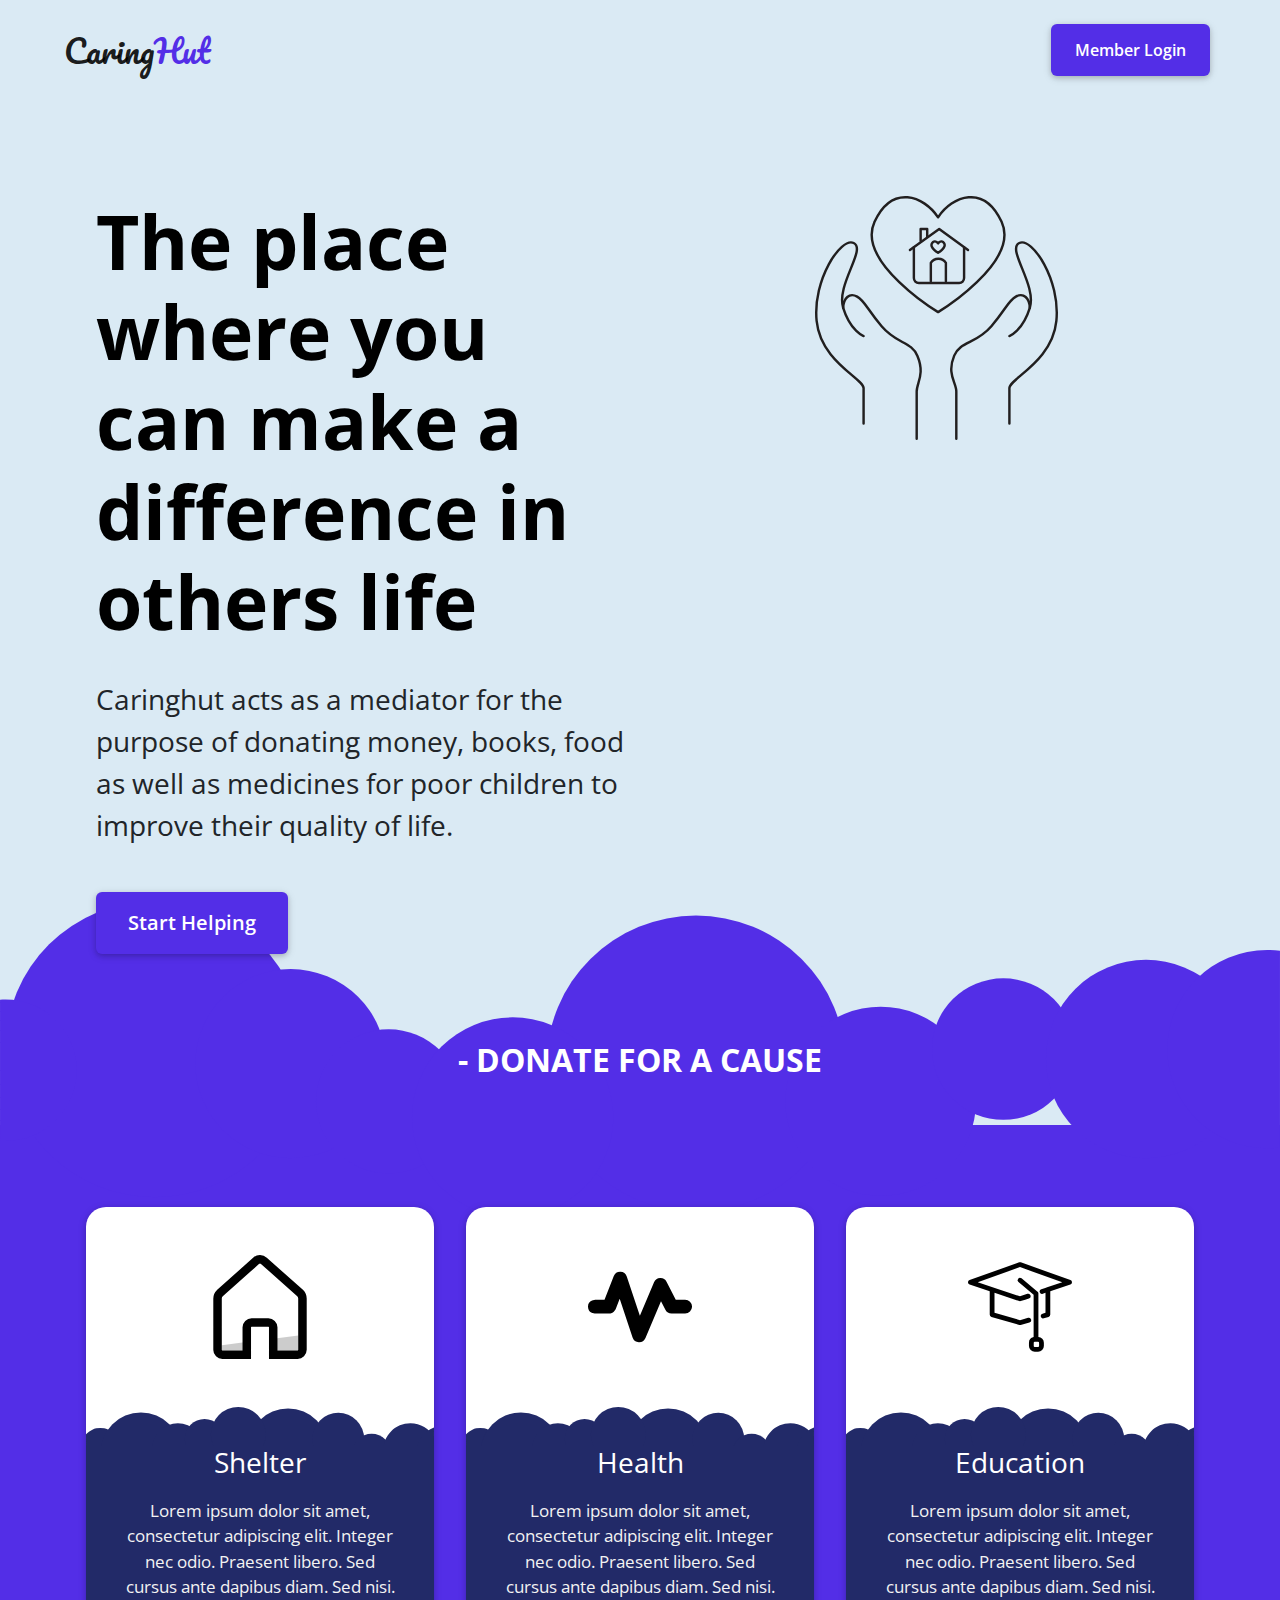
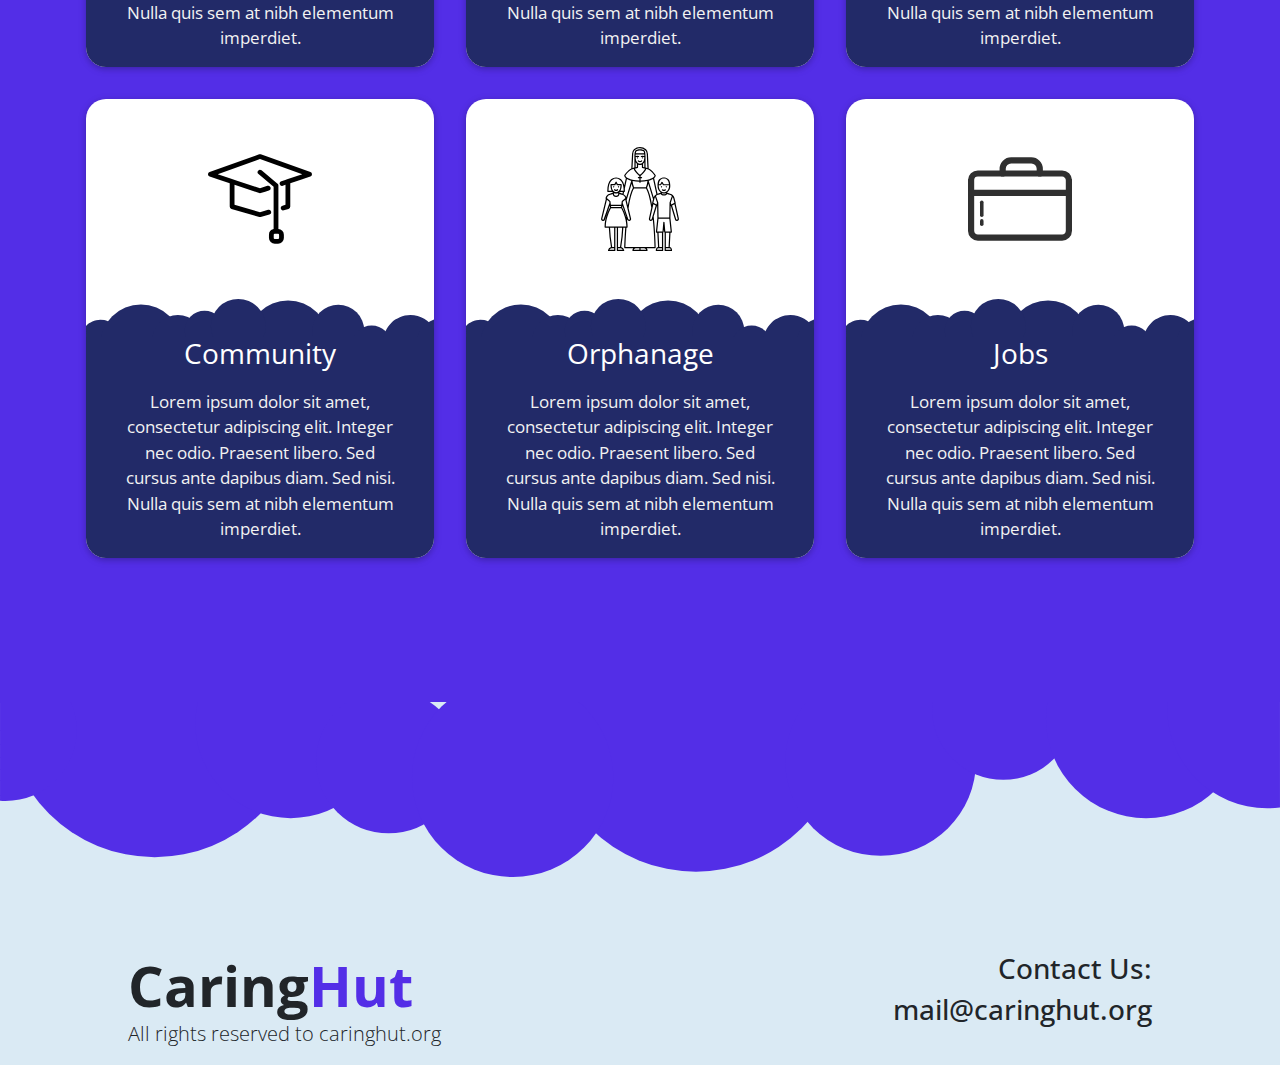
<file: demo/caringhut.html>
<!DOCTYPE html>
<html lang="en">
<head>
    <meta charset="utf-8">
    <meta name="viewport" content="width=device-width, initial-scale=1, shrink-to-fit=no">
    <meta http-equiv="x-ua-compatible" content="ie=edge">
    <title>Caring Hut | Home</title>
    <!-- Font Awesome -->
    <link rel="stylesheet" href="../font-awesome/4-7-0/css/font-awesome.min.css">
    <!-- Bootstrap core CSS -->
    <link href="../demo/caringhut/css/bootstrap.min.css" rel="stylesheet">
    <!-- Material Design Bootstrap -->
    <link href="../demo/caringhut/css/mdb.min.css" rel="stylesheet">
    <!-- Your custom styles (optional) -->
    <link href="../demo/caringhut/css/style.css" rel="stylesheet">
</head>
<body>
    <section id="main">
        <nav class="navbar navbar-expand-lg navbar-light z-depth-0 px-5 mx-3 py-3">
            <a class="navbar-brand" href="#">Caring<span class="navbar-brand primary-text">Hut</span></a>
            <button class="navbar-toggler" type="button" data-toggle="collapse" data-target="#basicExampleNav" aria-controls="basicExampleNav"
                aria-expanded="false" aria-label="Toggle navigation">
                <span class="navbar-toggler-icon"></span>
            </button>
            <ul class="navbar-nav ml-auto">
                <li class="nav-item active">
                    <a class="nav-link btn btn-primary primary-bg" href="#">Member Login</a>
                </li>
            </ul>
        </nav>
        <div class="wrapper p-5 m-5">
            <div class="row">   
                <div class="col-xs-12 col-sm-12 col-md-6">
                    <h1 class="display-3 font-weight-bold black-text">The place where you can make a difference in others life</h1>
                    <p class="main-para lead">Caringhut acts as a mediator for the purpose of donating money, books, food as well as medicines for poor children to improve their quality of life.</p>
                        <br>
                    <a class="btn btn-primary primary-bg btn-lg" href="#">Start Helping</a>
                </div>
                <div class="col-xs-12 col-sm-12 col-md-5 px-5 col-offset-md-1">
                    <img class="img-fluid px-5 mx-5" src="../demo/caringhut/img/svg/group_1.svg">
                </div>
            </div>
        </div>
    </section>
    <section id="clouds" class="pt-5 mb-5">
        <img class="cloud-img" src="../demo/caringhut/img/svg/group_3.svg">
        <div class="cloud-container">
            <h2 class="text-center text-white font-weight-bold mt-5 pt-5">- DONATE FOR A CAUSE</h2>
            <div class="container mt-5 py-5">
                <div class="row mb-5 pb-5">
                    <div class="col-xs-12 col-sm-6 col-md-4 p-0 py-0 px-3">
                        <div class="card">
                            <img class="img-fluid2 p-5" src="../demo/caringhut/img/house.svg">
                            <img class="img-fluid" src="../demo/caringhut/img/svg/group_2.svg">
                            <div class="inner-cloud text-center text-white">
                                <h3>Shelter</h3>
                                <p>Lorem ipsum dolor sit amet, consectetur adipiscing elit. Integer nec odio. Praesent libero. Sed cursus ante dapibus diam. Sed nisi. Nulla quis sem at nibh elementum imperdiet. </p>
                            </div>
                        </div>
                    </div>
                    <div class="col-xs-12 col-sm-6 col-md-4 py-0 px-3">
                        <div class="card">
                            <img class="img-fluid2 p-5" src="../demo/caringhut/img/pulse.svg">
                            <img class="img-fluid" src="../demo/caringhut/img/svg/group_2.svg">
                            <div class="inner-cloud text-center text-white">
                                <h3>Health</h3>
                                <p>Lorem ipsum dolor sit amet, consectetur adipiscing elit. Integer nec odio. Praesent libero. Sed cursus ante dapibus diam. Sed nisi. Nulla quis sem at nibh elementum imperdiet. </p>
                            </div>
                        </div>
                    </div>
                    <div class="col-xs-12 col-sm-6 col-md-4 py-0 px-3">
                        <div class="card">
                            <img class="img-fluid2 p-5" src="../demo/caringhut/img/education.svg">
                            <img class="img-fluid" src="../demo/caringhut/img/svg/group_2.svg">
                            <div class="inner-cloud text-center text-white">
                                <h3>Education</h3>
                                <p>Lorem ipsum dolor sit amet, consectetur adipiscing elit. Integer nec odio. Praesent libero. Sed cursus ante dapibus diam. Sed nisi. Nulla quis sem at nibh elementum imperdiet. </p>
                            </div>
                        </div>
                    </div>   
                    <div class="col-xs-12 col-sm-6 col-md-4 py-0 px-3">
                        <div class="card">
                            <img class="img-fluid2 p-5" src="../demo/caringhut/img/education.svg">
                            <img class="img-fluid" src="../demo/caringhut/img/svg/group_2.svg">
                            <div class="inner-cloud text-center text-white">
                                <h3>Community</h3>
                                <p>Lorem ipsum dolor sit amet, consectetur adipiscing elit. Integer nec odio. Praesent libero. Sed cursus ante dapibus diam. Sed nisi. Nulla quis sem at nibh elementum imperdiet. </p>
                            </div>
                        </div>
                    </div>  
                    <div class="col-xs-12 col-sm-6 col-md-4 py-0 px-3">
                        <div class="card">
                            <img class="img-fluid2 p-5" src="../demo/caringhut/img/orphans.svg">
                            <img class="img-fluid" src="../demo/caringhut/img/svg/group_2.svg">
                            <div class="inner-cloud text-center text-white">
                                <h3>Orphanage</h3>
                                <p>Lorem ipsum dolor sit amet, consectetur adipiscing elit. Integer nec odio. Praesent libero. Sed cursus ante dapibus diam. Sed nisi. Nulla quis sem at nibh elementum imperdiet. </p>
                            </div>
                        </div>
                    </div>  
                    <div class="col-xs-12 col-sm-6 col-md-4 py-0 px-3">
                        <div class="card">
                            <img class="img-fluid2 p-5" src="../demo/caringhut/img/briefcase.svg">
                            <img class="img-fluid" src="../demo/caringhut/img/svg/group_2.svg">
                            <div class="inner-cloud text-center text-white">
                                <h3>Jobs</h3>
                                <p>Lorem ipsum dolor sit amet, consectetur adipiscing elit. Integer nec odio. Praesent libero. Sed cursus ante dapibus diam. Sed nisi. Nulla quis sem at nibh elementum imperdiet. </p>
                            </div>
                        </div>
                    </div>                                              
                </div>
            </div>
        </div>
        <img class="cloud-img2" src="../demo/caringhut/img/svg/group_3.svg">
    </section>
    <section id="footer">
        <div class="row">
            <div class="col-xs-12 col-sm-12 col-md-6">
                <span class="display-4 font-weight-bold">Caring<span class="main-text display-4 font-weight-bold">Hut</span></span>
                <p class="lead">All rights reserved to caringhut.org</p>
            </div>
            <div class="col-xs-12 col-sm-12 col-md-6 text-right font-weight-light">
                <p class="h3">Contact Us:</p>
                <a class="h3" href="mailto://mail@caringhut.org">mail@caringhut.org</a>
            </div>
        </div>
    </section>
    <!-- SCRIPTS -->
    <script type="text/javascript" src="../demo/caringhut/js/jquery-3.3.1.min.js"></script>
    <script type="text/javascript" src="../demo/caringhut/js/popper.min.js"></script>
    <script type="text/javascript" src="../demo/caringhut/js/bootstrap.min.js"></script>
    <script type="text/javascript" src="../demo/caringhut/js/mdb.min.js"></script>
</body>
</html>
</file>
<file: demo/caringhut/css/style.css>
@import url('https://fonts.googleapis.com/css?family=Open+Sans:300,400,600,700,800');
@import url('https://fonts.googleapis.com/css?family=Pacifico');

html, body {
    width: 100%;
    height: 100%;
    font-family: 'Open Sans', sans-serif;
    background-color: #DAEAF4;
}

.main-bg, .primary-bg {
    background-color: #532EE7 !important;
}

.main-text, .primary-text {
    color: #532EE7 !important;
}

.main-btn, .btn-primary {
    text-transform: inherit !important;
    font-weight: 600;
    padding: 14px 24px !important;
    border-radius: 6px;
    font-size: 16px;
}

.btn-lg.btn-primary, .btn-lg.main-btn {
    padding: 16px 32px !important;
    border-radius: 6px;
    font-size: 20px;
    margin-left: 0 !important;
}

.navbar-brand {
    font-family: 'Pacifico', cursive !important;
    font-size: 32px;
}

#main {
    height: 100vh !important;
}

.display-3 {
    font-size: 75px !important;
}

.main-para {
    margin-top: 32px;
    font-size: 28px !important;
    font-weight: 400;
}

section#clouds {
    background-color: #532EE7;
    width: 100%;
    margin-top: 225px;
    position: relative;
}

.cloud-img {
    width: 100%;
    margin-top: -272px;
}

.cloud-img2 {
    width: 100%;
    position: absolute;
    bottom: -175px;
    left: 0;
    right: 0;
    z-index: -10;
}

.cloud-container {
    margin-top: -272px;
}

.img-fluid2 {
    width: 200px;
    height: 200px;
    margin: 0 auto !important;
    display: block;
}

.inner-cloud {
    background-color: #222A68;
    margin-top: -48px;
    padding: 0 32px;
    border-bottom-left-radius: 20px;
    border-bottom-right-radius: 20px;
}

.inner-cloud h3 {
    font-weight: 400;
}

.img-fluid {
    width: 100%;
    zoom: 132%;
}

.inner-cloud p {
    color: #f3f3f3;
    margin-top: 18px !important;
    font-size: 17px;
}

.card {
    margin-top:  32px;
    border-radius: 20px;
}

section#footer {
    margin-top: 250px;
    padding: 0 128px;
}
</file>
